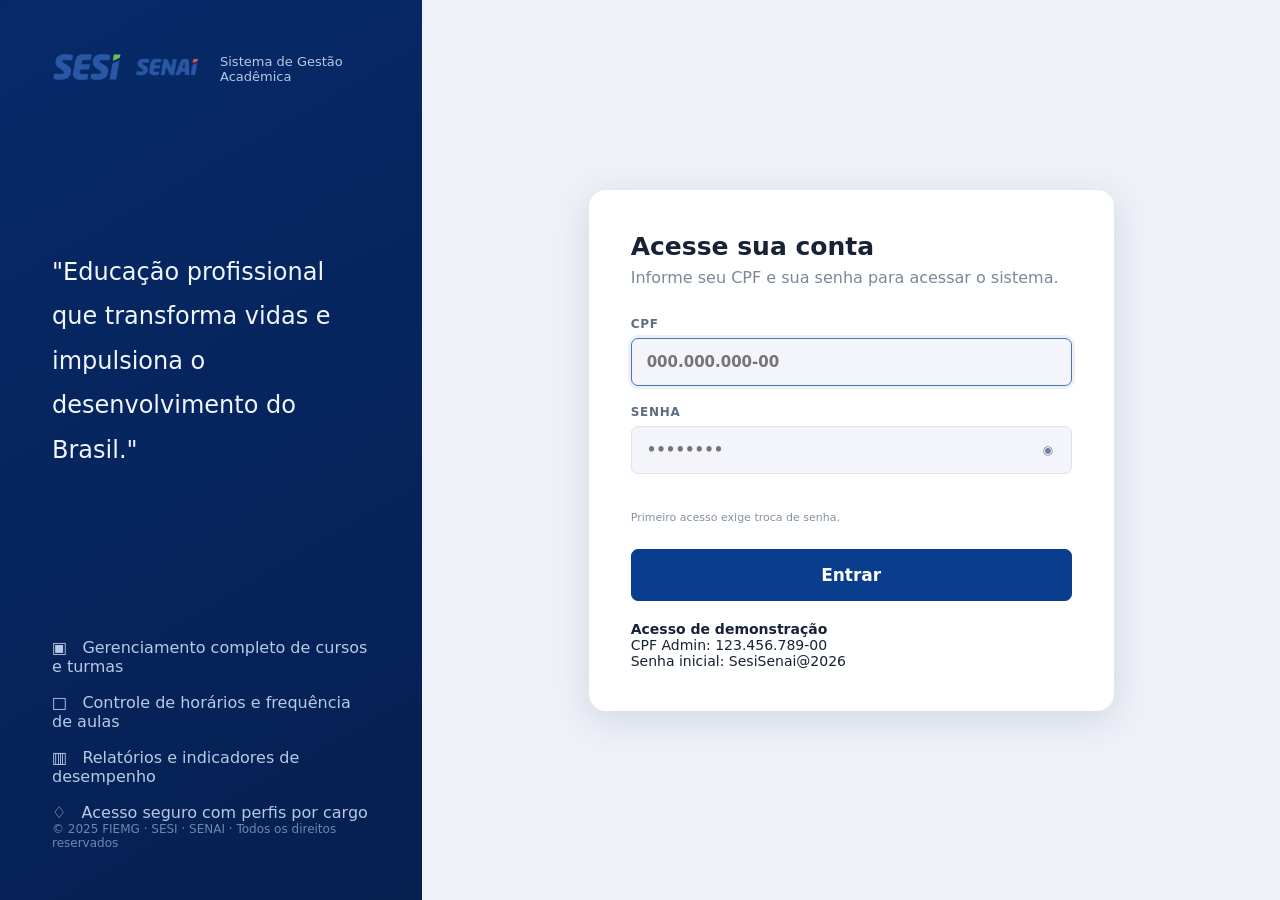
<file: index.html>
<!doctype html><html lang="pt-BR"><head><meta charset="utf-8"><meta name="viewport" content="width=device-width,initial-scale=1"><title>Acesso | Gestão Acadêmica</title><link rel="stylesheet" href="assets/css/style.css"></head><body><div id="app"></div><script src="assets/js/app.js"></script></body></html>
</file>
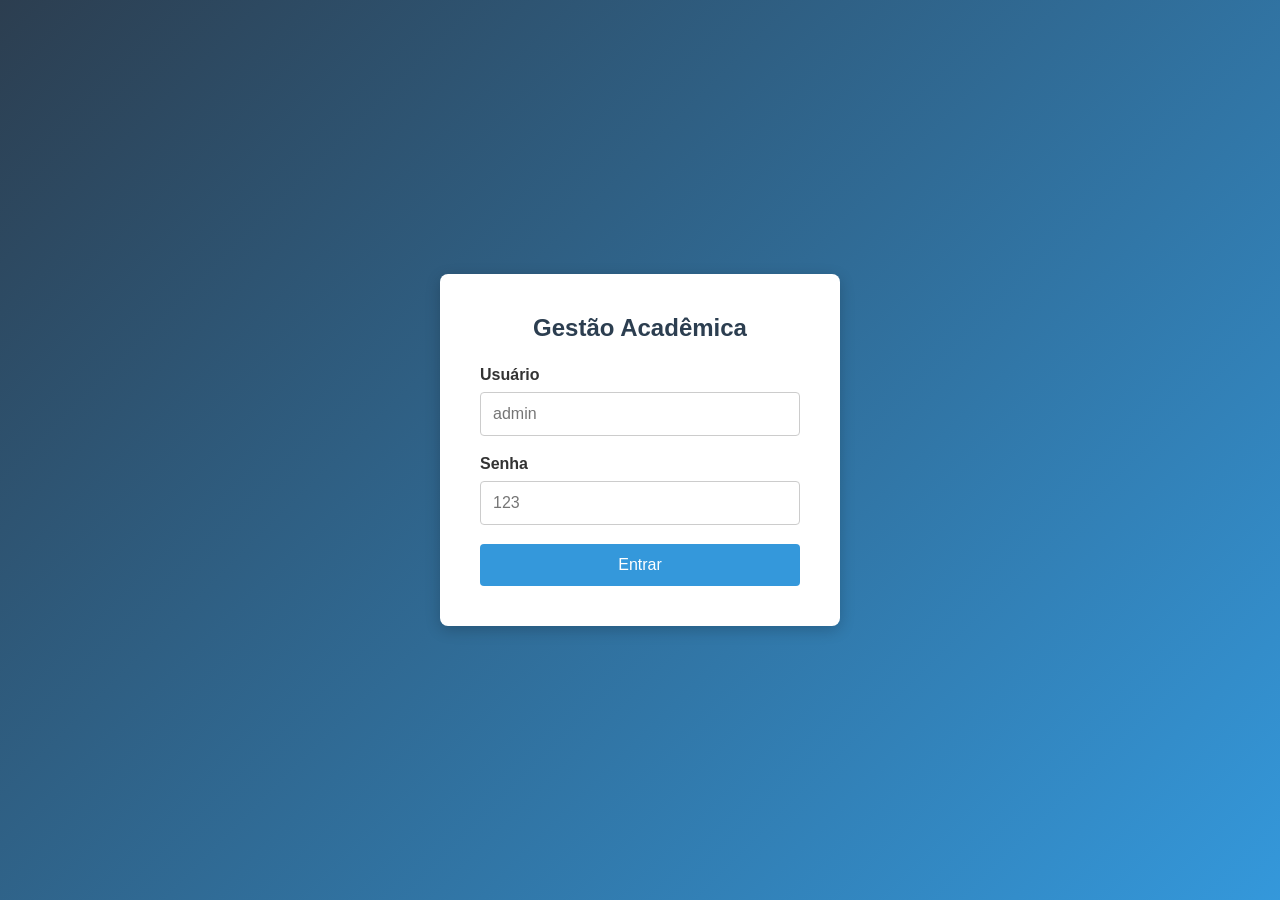
<file: sistema_de_gest_o_acad_mica_github_pages.html>
<!DOCTYPE html>
<html lang="pt-BR">
<head>
    <meta charset="UTF-8">
    <meta name="viewport" content="width=device-width, initial-scale=1.0">
    <title>Sistema de Gestão Acadêmica</title>
    <style>
        :root {
            --primary: #2c3e50;
            --secondary: #3498db;
            --accent: #e74c3c;
            --light: #ecf0f1;
            --dark: #34495e;
            --success: #2ecc71;
        }

        * {
            box-sizing: border-box;
            margin: 0;
            padding: 0;
            font-family: 'Segoe UI', Tahoma, Geneva, Verdana, sans-serif;
        }

        body {
            background-color: #f4f6f9;
            color: #333;
        }

        /* --- TELA DE LOGIN --- */
        .login-wrapper {
            display: flex;
            justify-content: center;
            align-items: center;
            min-height: 100vh;
            background: linear-gradient(135deg, var(--primary), var(--secondary));
        }

        .login-card {
            background: white;
            padding: 2.5rem;
            border-radius: 8px;
            box-shadow: 0 4px 15px rgba(0,0,0,0.2);
            width: 100%;
            max-width: 400px;
        }

        .login-card h2 {
            margin-bottom: 1.5rem;
            color: var(--primary);
            text-align: center;
        }

        .form-group {
            margin-bottom: 1.2rem;
        }

        .form-group label {
            display: block;
            margin-bottom: 0.5rem;
            font-weight: 600;
        }

        .form-group input, .form-group select {
            width: 100%;
            padding: 0.75rem;
            border: 1px solid #ccc;
            border-radius: 4px;
            font-size: 1rem;
        }

        .btn {
            background-color: var(--secondary);
            color: white;
            border: none;
            padding: 0.75rem 1.5rem;
            border-radius: 4px;
            cursor: pointer;
            font-size: 1rem;
            width: 100%;
            transition: background 0.3s;
        }

        .btn:hover {
            background-color: #2980b9;
        }

        .btn-danger {
            background-color: var(--accent);
            width: auto;
            padding: 0.4rem 0.8rem;
            font-size: 0.85rem;
        }

        .btn-danger:hover {
            background-color: #c0392b;
        }

        /* --- LAYOUT DO SISTEMA --- */
        .app-container {
            display: flex;
            min-height: 100vh;
        }

        .sidebar {
            width: 250px;
            background-color: var(--primary);
            color: white;
            padding: 1.5rem 1rem;
            flex-shrink: 0;
        }

        .sidebar h2 {
            font-size: 1.2rem;
            margin-bottom: 2rem;
            text-align: center;
            border-bottom: 1px solid var(--dark);
            padding-bottom: 1rem;
        }

        .sidebar nav ul {
            list-style: none;
        }

        .sidebar nav li {
            margin-bottom: 0.5rem;
        }

        .sidebar nav a {
            color: var(--light);
            text-decoration: none;
            display: block;
            padding: 0.75rem 1rem;
            border-radius: 4px;
            transition: background 0.2s;
        }

        .sidebar nav a:hover, .sidebar nav a.active {
            background-color: var(--secondary);
            color: white;
        }

        .main-content {
            flex-grow: 1;
            padding: 2rem;
            overflow-y: auto;
        }

        .header-bar {
            display: flex;
            justify-content: space-between;
            align-items: center;
            margin-bottom: 2rem;
            background: white;
            padding: 1rem 1.5rem;
            border-radius: 6px;
            box-shadow: 0 2px 4px rgba(0,0,0,0.05);
        }

        .cards-grid {
            display: grid;
            grid-template-columns: repeat(auto-fit, minmax(220px, 1fr));
            gap: 1.5rem;
            margin-bottom: 2rem;
        }

        .card {
            background: white;
            padding: 1.5rem;
            border-radius: 6px;
            box-shadow: 0 2px 4px rgba(0,0,0,0.05);
            border-left: 4px solid var(--secondary);
        }

        .card h3 {
            font-size: 0.9rem;
            color: #777;
            text-transform: uppercase;
            margin-bottom: 0.5rem;
        }

        .card .value {
            font-size: 1.8rem;
            font-weight: bold;
            color: var(--primary);
        }

        .content-block {
            background: white;
            padding: 1.5rem;
            border-radius: 6px;
            box-shadow: 0 2px 4px rgba(0,0,0,0.05);
            margin-bottom: 2rem;
        }

        .content-block h3 {
            margin-bottom: 1rem;
            color: var(--primary);
        }

        /* --- TABELAS --- */
        table {
            width: 100%;
            border-collapse: collapse;
            margin-top: 1rem;
        }

        table th, table td {
            padding: 0.75rem;
            text-align: left;
            border-bottom: 1px solid #ddd;
        }

        table th {
            background-color: #f8f9fa;
            color: var(--dark);
        }

        .hidden {
            display: none !important;
        }

        .alert-error {
            color: var(--accent);
            font-size: 0.9rem;
            margin-top: 0.5rem;
        }

        .inline-form {
            display: grid;
            grid-template-columns: repeat(auto-fit, minmax(180px, 1fr));
            gap: 1rem;
            align-items: end;
        }
    </style>
</head>
<body>

    <!-- TELA DE LOGIN -->
    <div id="screen-login" class="login-wrapper">
        <div class="login-card">
            <h2>Gestão Acadêmica</h2>
            <form id="form-login">
                <div class="form-group">
                    <label for="login-user">Usuário</label>
                    <input type="text" id="login-user" required placeholder="admin">
                </div>
                <div class="form-group">
                    <label for="login-pass">Senha</label>
                    <input type="password" id="login-pass" required placeholder="123">
                </div>
                <button type="submit" class="btn">Entrar</button>
                <div id="login-error" class="alert-error hidden">Usuário ou senha incorretos!</div>
            </form>
        </div>
    </div>

    <!-- PAINEL PRINCIPAL DO SISTEMA -->
    <div id="screen-app" class="app-container hidden">
        <!-- BARRA LATERAL / MENU -->
        <aside class="sidebar">
            <h2>SGA Painel</h2>
            <nav>
                <ul>
                    <li><a href="#" class="nav-link active" data-target="mod-dashboard">Dashboard</a></li>
                    <li><a href="#" class="nav-link" data-target="mod-instrutores">Instrutores</a></li>
                    <li><a href="#" class="nav-link" data-target="mod-salas">Salas</a></li>
                    <li><a href="#" class="nav-link" data-target="mod-horarios">Horários</a></li>
                    <li><a href="#" class="nav-link" data-target="mod-admins">Administradores</a></li>
                    <li><a href="#" class="nav-link" data-target="mod-relatorios">Relatórios</a></li>
                    <li><a href="#" class="nav-link" data-target="mod-senha">Alterar Senha</a></li>
                    <li><a href="#" id="btn-logout" style="color: var(--accent);">Sair</a></li>
                </ul>
            </nav>
        </aside>

        <!-- CONTEÚDO PRINCIPAL -->
        <main class="main-content">
            <header class="header-bar">
                <h1 id="page-title">Dashboard</h1>
                <div>Usuário: <strong id="logged-user-name">Admin</strong></div>
            </header>

            <!-- MÓDULO 1: DASHBOARD -->
            <section id="mod-dashboard" class="module-section">
                <div class="cards-grid">
                    <div class="card">
                        <h3>Total Instrutores</h3>
                        <div class="value" id="dash-count-instrutores">0</div>
                    </div>
                    <div class="card">
                        <h3>Total Salas</h3>
                        <div class="value" id="dash-count-salas">0</div>
                    </div>
                    <div class="card">
                        <h3>Horários Agendados</h3>
                        <div class="value" id="dash-count-horarios">0</div>
                    </div>
                </div>

                <div class="content-block">
                    <h3>Resumo de Atividades Gerais</h3>
                    <p>Bem-vindo ao Sistema de Gestão Acadêmica. Utilize o menu lateral para navegar entre os módulos cadastrais e relatórios.</p>
                </div>
            </section>

            <!-- MÓDULO 2: INSTRUTORES -->
            <section id="mod-instrutores" class="module-section hidden">
                <div class="content-block">
                    <h3>Cadastrar Instrutor</h3>
                    <form id="form-instrutor" class="inline-form">
                        <div class="form-group">
                            <label>Nome</label>
                            <input type="text" id="inst-nome" required>
                        </div>
                        <div class="form-group">
                            <label>E-mail</label>
                            <input type="email" id="inst-email" required>
                        </div>
                        <div class="form-group">
                            <label>Área / Disciplina</label>
                            <input type="text" id="inst-area" required>
                        </div>
                        <div class="form-group">
                            <button type="submit" class="btn">Salvar</button>
                        </div>
                    </form>
                </div>

                <div class="content-block">
                    <h3>Lista de Instrutores</h3>
                    <table>
                        <thead>
                            <tr>
                                <th>Nome</th>
                                <th>E-mail</th>
                                <th>Área</th>
                                <th>Ação</th>
                            </tr>
                        </thead>
                        <tbody id="tb-instrutores"></tbody>
                    </table>
                </div>
            </section>

            <!-- MÓDULO 3: SALAS -->
            <section id="mod-salas" class="module-section hidden">
                <div class="content-block">
                    <h3>Cadastrar Sala / Laboratório</h3>
                    <form id="form-sala" class="inline-form">
                        <div class="form-group">
                            <label>Nome da Sala</label>
                            <input type="text" id="sala-nome" placeholder="Ex: Lab 01" required>
                        </div>
                        <div class="form-group">
                            <label>Capacidade</label>
                            <input type="number" id="sala-capacidade" placeholder="Ex: 30" required>
                        </div>
                        <div class="form-group">
                            <label>Tipo</label>
                            <select id="sala-tipo">
                                <option>Laboratório</option>
                                <option>Sala de Aula</option>
                                <option>Auditório</option>
                            </select>
                        </div>
                        <div class="form-group">
                            <button type="submit" class="btn">Salvar</button>
                        </div>
                    </form>
                </div>

                <div class="content-block">
                    <h3>Salas Cadastradas</h3>
                    <table>
                        <thead>
                            <tr>
                                <th>Nome</th>
                                <th>Capacidade</th>
                                <th>Tipo</th>
                                <th>Ação</th>
                            </tr>
                        </thead>
                        <tbody id="tb-salas"></tbody>
                    </table>
                </div>
            </section>

            <!-- MÓDULO 4: HORÁRIOS -->
            <section id="mod-horarios" class="module-section hidden">
                <div class="content-block">
                    <h3>Agendar Horário</h3>
                    <form id="form-horario" class="inline-form">
                        <div class="form-group">
                            <label>Turma / Curso</label>
                            <input type="text" id="hor-turma" required>
                        </div>
                        <div class="form-group">
                            <label>Sala</label>
                            <select id="hor-sala" required></select>
                        </div>
                        <div class="form-group">
                            <label>Instrutor</label>
                            <select id="hor-instrutor" required></select>
                        </div>
                        <div class="form-group">
                            <label>Turno</label>
                            <select id="hor-turno">
                                <option>Manhã</option>
                                <option>Tarde</option>
                                <option>Noite</option>
                            </select>
                        </div>
                        <div class="form-group">
                            <button type="submit" class="btn">Agendar</button>
                        </div>
                    </form>
                </div>

                <div class="content-block">
                    <h3>Grade de Horários</h3>
                    <table>
                        <thead>
                            <tr>
                                <th>Turma</th>
                                <th>Sala</th>
                                <th>Instrutor</th>
                                <th>Turno</th>
                                <th>Ação</th>
                            </tr>
                        </thead>
                        <tbody id="tb-horarios"></tbody>
                    </table>
                </div>
            </section>

            <!-- MÓDULO 5: ADMINISTRADORES -->
            <section id="mod-admins" class="module-section hidden">
                <div class="content-block">
                    <h3>Novo Administrador</h3>
                    <form id="form-admin" class="inline-form">
                        <div class="form-group">
                            <label>Usuário</label>
                            <input type="text" id="adm-user" required>
                        </div>
                        <div class="form-group">
                            <label>Senha</label>
                            <input type="password" id="adm-pass" required>
                        </div>
                        <div class="form-group">
                            <button type="submit" class="btn">Cadastrar</button>
                        </div>
                    </form>
                </div>

                <div class="content-block">
                    <h3>Lista de Administradores</h3>
                    <table>
                        <thead>
                            <tr>
                                <th>Usuário</th>
                                <th>Perfil</th>
                                <th>Ação</th>
                            </tr>
                        </thead>
                        <tbody id="tb-admins"></tbody>
                    </table>
                </div>
            </section>

            <!-- MÓDULO 6: RELATÓRIOS -->
            <section id="mod-relatorios" class="module-section hidden">
                <div class="content-block">
                    <h3>Relatório de Alocação</h3>
                    <p>Visão detalhada das turmas, instrutores e salas associadas.</p>
                    <table style="margin-top:1.5rem;">
                        <thead>
                            <tr>
                                <th>Curso/Turma</th>
                                <th>Instrutor Resp.</th>
                                <th>Espaço Alocado</th>
                                <th>Turno</th>
                            </tr>
                        </thead>
                        <tbody id="tb-relatorios"></tbody>
                    </table>
                </div>
            </section>

            <!-- MÓDULO 7: ALTERAR SENHA -->
            <section id="mod-senha" class="module-section hidden">
                <div class="content-block" style="max-width: 400px;">
                    <h3>Alterar Senha do Usuário</h3>
                    <form id="form-alterar-senha">
                        <div class="form-group">
                            <label>Nova Senha</label>
                            <input type="password" id="nova-senha" required>
                        </div>
                        <button type="submit" class="btn">Atualizar Senha</button>
                    </form>
                </div>
            </section>
        </main>
    </div>

    <!-- SCRIPT DE LÓGICA DO SISTEMA -->
    <script>
        // --- 1. GERENCIAMENTO DE BANCO DE DADOS (LOCALSTORAGE) ---
        function initStorage() {
            if (!localStorage.getItem('sys_iniciado')) {
                localStorage.setItem('usuarios', JSON.stringify([
                    { id: 1, usuario: 'admin', senha: '123', perfil: 'Administrador' }
                ]));
                localStorage.setItem('instrutores', JSON.stringify([
                    { id: 1, nome: 'Carlos Silva', email: 'carlos@escola.com', area: 'Informática' }
                ]));
                localStorage.setItem('salas', JSON.stringify([
                    { id: 1, nome: 'Lab 01', capacidade: 30, tipo: 'Laboratório' }
                ]));
                localStorage.setItem('horarios', JSON.stringify([
                    { id: 1, turma: 'DEV-2026', sala: 'Lab 01', instrutor: 'Carlos Silva', turno: 'Manhã' }
                ]));
                localStorage.setItem('sys_iniciado', 'true');
            }
        }

        function getData(key) {
            return JSON.parse(localStorage.getItem(key)) || [];
        }

        function saveData(key, data) {
            localStorage.setItem(key, JSON.stringify(data));
        }

        function insertItem(key, item) {
            const data = getData(key);
            item.id = Date.now();
            data.push(item);
            saveData(key, data);
        }

        function removeItem(key, id) {
            let data = getData(key);
            data = data.filter(i => i.id !== Number(id));
            saveData(key, data);
        }

        // --- 2. CONTROLE DE AUTENTICAÇÃO ---
        const elLoginScreen = document.getElementById('screen-login');
        const elAppScreen = document.getElementById('screen-app');
        const elFormLogin = document.getElementById('form-login');
        const elLoginError = document.getElementById('login-error');

        elFormLogin.addEventListener('submit', (e) => {
            e.preventDefault();
            const u = document.getElementById('login-user').value;
            const p = document.getElementById('login-pass').value;

            const users = getData('usuarios');
            const found = users.find(item => item.usuario === u && item.senha === p);

            if (found) {
                localStorage.setItem('usuario_logado', JSON.stringify(found));
                elLoginError.classList.add('hidden');
                checkSession();
            } else {
                elLoginError.classList.remove('hidden');
            }
        });

        document.getElementById('btn-logout').addEventListener('click', (e) => {
            e.preventDefault();
            localStorage.removeItem('usuario_logado');
            checkSession();
        });

        function checkSession() {
            const user = JSON.parse(localStorage.getItem('usuario_logado'));
            if (user) {
                elLoginScreen.classList.add('hidden');
                elAppScreen.classList.remove('hidden');
                document.getElementById('logged-user-name').textContent = user.usuario;
                updateDashboard();
                renderAllTables();
            } else {
                elAppScreen.classList.add('hidden');
                elLoginScreen.classList.remove('hidden');
            }
        }

        // --- 3. NAUFRAGATIVIDADE E MÓDULOS ---
        const navLinks = document.querySelectorAll('.nav-link');
        const sections = document.querySelectorAll('.module-section');
        const pageTitle = document.getElementById('page-title');

        navLinks.forEach(link => {
            link.addEventListener('click', (e) => {
                e.preventDefault();
                const target = link.getAttribute('data-target');

                navLinks.forEach(l => l.classList.remove('active'));
                link.classList.add('active');

                sections.forEach(sec => {
                    if (sec.id === target) {
                        sec.classList.remove('hidden');
                        pageTitle.textContent = link.textContent;
                    } else {
                        sec.classList.add('hidden');
                    }
                });

                if(target === 'mod-horarios') updateDropdownsHorarios();
                if(target === 'mod-dashboard') updateDashboard();
            });
        });

        // --- 4. RENDERIZAÇÃO E FORMULÁRIOS DOS MÓDULOS ---

        function updateDashboard() {
            document.getElementById('dash-count-instrutores').textContent = getData('instrutores').length;
            document.getElementById('dash-count-salas').textContent = getData('salas').length;
            document.getElementById('dash-count-horarios').textContent = getData('horarios').length;
        }

        // Instrutores
        document.getElementById('form-instrutor').addEventListener('submit', function(e) {
            e.preventDefault();
            insertItem('instrutores', {
                nome: document.getElementById('inst-nome').value,
                email: document.getElementById('inst-email').value,
                area: document.getElementById('inst-area').value
            });
            this.reset();
            renderInstrutores();
        });

        function renderInstrutores() {
            const tbody = document.getElementById('tb-instrutores');
            tbody.innerHTML = '';
            getData('instrutores').forEach(item => {
                tbody.innerHTML += `
                    <tr>
                        <td>${item.nome}</td>
                        <td>${item.email}</td>
                        <td>${item.area}</td>
                        <td><button class="btn btn-danger" onclick="deleteAndRefresh('instrutores', ${item.id})">Excluir</button></td>
                    </tr>
                `;
            });
        }

        // Salas
        document.getElementById('form-sala').addEventListener('submit', function(e) {
            e.preventDefault();
            insertItem('salas', {
                nome: document.getElementById('sala-nome').value,
                capacidade: document.getElementById('sala-capacidade').value,
                tipo: document.getElementById('sala-tipo').value
            });
            this.reset();
            renderSalas();
        });

        function renderSalas() {
            const tbody = document.getElementById('tb-salas');
            tbody.innerHTML = '';
            getData('salas').forEach(item => {
                tbody.innerHTML += `
                    <tr>
                        <td>${item.nome}</td>
                        <td>${item.capacidade}</td>
                        <td>${item.tipo}</td>
                        <td><button class="btn btn-danger" onclick="deleteAndRefresh('salas', ${item.id})">Excluir</button></td>
                    </tr>
                `;
            });
        }

        // Horários
        function updateDropdownsHorarios() {
            const selSala = document.getElementById('hor-sala');
            const selInst = document.getElementById('hor-instrutor');

            selSala.innerHTML = '';
            selInst.innerHTML = '';

            getData('salas').forEach(s => {
                selSala.innerHTML += `<option value="${s.nome}">${s.nome}</option>`;
            });
            getData('instrutores').forEach(i => {
                selInst.innerHTML += `<option value="${i.nome}">${i.nome}</option>`;
            });
        }

        document.getElementById('form-horario').addEventListener('submit', function(e) {
            e.preventDefault();
            insertItem('horarios', {
                turma: document.getElementById('hor-turma').value,
                sala: document.getElementById('hor-sala').value,
                instrutor: document.getElementById('hor-instrutor').value,
                turno: document.getElementById('hor-turno').value
            });
            this.reset();
            renderHorarios();
        });

        function renderHorarios() {
            const tbody = document.getElementById('tb-horarios');
            const tbodyRel = document.getElementById('tb-relatorios');
            tbody.innerHTML = '';
            tbodyRel.innerHTML = '';

            getData('horarios').forEach(item => {
                const tr = `
                    <tr>
                        <td>${item.turma}</td>
                        <td>${item.sala}</td>
                        <td>${item.instrutor}</td>
                        <td>${item.turno}</td>
                        <td><button class="btn btn-danger" onclick="deleteAndRefresh('horarios', ${item.id})">Excluir</button></td>
                    </tr>
                `;
                tbody.innerHTML += tr;

                tbodyRel.innerHTML += `
                    <tr>
                        <td>${item.turma}</td>
                        <td>${item.instrutor}</td>
                        <td>${item.sala}</td>
                        <td>${item.turno}</td>
                    </tr>
                `;
            });
        }

        // Administradores
        document.getElementById('form-admin').addEventListener('submit', function(e) {
            e.preventDefault();
            insertItem('usuarios', {
                usuario: document.getElementById('adm-user').value,
                senha: document.getElementById('adm-pass').value,
                perfil: 'Administrador'
            });
            this.reset();
            renderAdmins();
        });

        function renderAdmins() {
            const tbody = document.getElementById('tb-admins');
            tbody.innerHTML = '';
            getData('usuarios').forEach(item => {
                tbody.innerHTML += `
                    <tr>
                        <td>${item.usuario}</td>
                        <td>${item.perfil}</td>
                        <td><button class="btn btn-danger" onclick="deleteAndRefresh('usuarios', ${item.id})">Excluir</button></td>
                    </tr>
                `;
            });
        }

        // Alterar Senha
        document.getElementById('form-alterar-senha').addEventListener('submit', function(e) {
            e.preventDefault();
            const novaSenha = document.getElementById('nova-senha').value;
            const currentUser = JSON.parse(localStorage.getItem('usuario_logado'));
            
            let users = getData('usuarios');
            users = users.map(u => {
                if(u.id === currentUser.id || u.usuario === currentUser.usuario) {
                    u.senha = novaSenha;
                }
                return u;
            });

            saveData('usuarios', users);
            alert('Senha alterada com sucesso!');
            this.reset();
        });

        // Função Global de Exclusão
        window.deleteAndRefresh = function(key, id) {
            removeItem(key, id);
            renderAllTables();
            updateDashboard();
        };

        function renderAllTables() {
            renderInstrutores();
            renderSalas();
            renderHorarios();
            renderAdmins();
        }

        // STARTUP
        initStorage();
        checkSession();
    </script>
</body>
</html>
</file>
<file: assets/css/style.css>
:root{
    --navy:#06265f;
    --navy2:#082d70;
    --blue:#0d3f91;
    --blue2:#174fa9;
    --bg:#eef1f8;
    --line:#e3e7ef;
    --text:#182235;
    --muted:#6f7b8f;
    --white:#fff;
    --orange:#f6a51b;
    --green:#18a86b;
    --purple:#8b18d9;
    --red:#e65353;
    --shadow:0 2px 8px rgba(24,39,75,.08)
}

*{box-sizing:border-box}

html,body{
    margin:0;
    min-height:100%;
    font-family:Inter,ui-sans-serif,system-ui,-apple-system,"Segoe UI",Arial,sans-serif;
    color:var(--text);
    background:var(--bg);
    font-size:14px
}

button,input,select,textarea{font:inherit}

.app{display:flex;min-height:100vh}

/* SIDEBAR */
.sidebar{
    position:fixed;
    top:0;
    left:0;
    bottom:0;
    width:320px;
    height:100vh;
    background:var(--navy);
    color:#cbd8ef;
    display:flex;
    flex-direction:column;
    z-index:100;
    overflow:hidden
}

.brand{
    height:91px;
    display:flex;
    align-items:center;
    gap:14px;
    padding:0 18px;
    border-bottom:1px solid rgba(255,255,255,.09);
    color:#fff;
    flex-shrink:0
}

.brand-logos{
    display:flex;
    align-items:center;
    justify-content:flex-start;
    gap:8px;
    flex:0 0 auto;
    width:132px;
}

.brand-logo{
    display:block;
    width:62px;
    height:30px;
    object-fit:contain;
    object-position:center;
    pointer-events:none
}

.brand-logo-sesi{width:61px}
.brand-logo-senai{width:65px}

.brand-copy{min-width:0;flex:1}
.brand b{display:block;font-size:17px;font-weight:700;letter-spacing:.3px}
.brand small{display:block;margin-top:3px;color:#8ea5ca;font-size:12px}


.sidebar-nav{
    width:100%;
    padding:10px 0 100px;
    overflow-y:auto;
    flex:1;
    min-height:0
}

.sidebar-nav a{
    display:flex;
    align-items:center;
    gap:15px;
    width:100%;
    box-sizing:border-box;
    padding:13px 22px;
    margin:0;
    color:#c4d2ea;
    text-decoration:none;
    font-size:16px;
    border-left:3px solid transparent;
    transition:background .15s ease,color .15s ease,border-color .15s ease
}

.sidebar-nav a:hover{background:rgba(255,255,255,.05);color:#fff}

.sidebar-nav a.active{
    background:#1a3978;
    color:#ffb11f;
    border-left-color:#f5a400
}

.sidebar-nav .nav-ico{
    width:20px;
    min-width:20px;
    text-align:center;
    font-size:18px
}

.nav-label{
    font-size:11px;
    letter-spacing:2px;
    color:#7892bd;
    margin:19px 22px 5px
}

/* LOGOUT — fixo e sempre visível no rodapé */
.sidebar .logout{
    position:absolute !important;
    left:0 !important;
    right:0 !important;
    bottom:0 !important;
    width:100% !important;
    height:64px !important;
    margin:0 !important;
    padding:0 22px !important;
    box-sizing:border-box !important;
    display:flex !important;
    align-items:center !important;
    gap:15px !important;
    background:var(--navy) !important;
    color:#c4d2ea !important;
    text-decoration:none;
    font-size:16px;
    border-top:1px solid rgba(255,255,255,.12);
    border-left:3px solid transparent;
    cursor:pointer;
    z-index:9999 !important;
    transition:background .15s ease,color .15s ease
}

.sidebar .logout:hover{background:#1a3978 !important;color:#fff !important}

.sidebar .logout .nav-ico{
    width:20px;
    min-width:20px;
    text-align:center;
    font-size:18px
}

/* MAIN */
.main{
    margin-left:320px;
    min-height:100vh;
    background:#f5f7fb
}

/* TOPBAR */
.topbar{
    height:72px;
    background:#fff;
    border-bottom:1px solid var(--line);
    display:flex;
    align-items:center;
    justify-content:space-between;
    padding:0 22px
}

.crumb{font-size:17px;font-weight:700}
.crumb .light{font-weight:500;color:#a5afbf}
.top-actions{display:flex;align-items:center;gap:18px}

.search-top{
    width:230px;
    height:43px;
    background:#f3f5fa;
    border:1px solid #dfe4ed;
    border-radius:9px;
    padding:0 15px;
    color:#78859a;
    outline:none
}

.user-chip{display:flex;align-items:center;gap:10px;font-weight:700}

.avatar{
    width:40px;
    height:40px;
    border-radius:50%;
    display:grid;
    place-items:center;
    background:#073d8e;
    color:#fff;
    font-weight:800
}

.role{font-size:11px;color:#6e7b90;font-weight:500}

/* PAGE HEAD */
.page-head{
    display:flex;
    align-items:flex-start;
    justify-content:space-between;
    padding:31px 32px 20px
}

.page-head h1{
    font-size:24px;
    line-height:1.1;
    margin:0 0 7px;
    letter-spacing:-.4px
}

.page-head p{margin:0;color:#7a8598;font-size:14px}
.page-head .btn{margin-top:3px}

/* STATS — reserva espaço para os ícones */
.stats{
    display:grid;
    grid-template-columns:repeat(4,minmax(0,1fr));
    gap:16px;
    padding:0 32px 24px
}

.stat{
    min-height:135px;
    background:#fff;
    border:1px solid var(--line);
    border-radius:15px;
    padding:19px 82px 19px 20px;
    box-shadow:var(--shadow);
    position:relative;
    overflow:hidden
}

.stat span{
    display:block;
    color:#5f6b7d;
    font-size:12px;
    font-weight:800;
    letter-spacing:1.4px;
    line-height:1.35;
    position:relative;
    z-index:2
}

.stat strong{
    display:block;
    font-size:31px;
    line-height:1;
    margin:13px 0 8px;
    position:relative;
    z-index:2
}

.stat small{
    display:block;
    color:#657186;
    font-size:12px;
    line-height:1.35;
    position:relative;
    z-index:2
}

.stat:nth-child(1)::after,
.stat:nth-child(2)::after,
.stat:nth-child(3)::after,
.stat:nth-child(4)::after{
    position:absolute;
    right:18px;
    top:18px;
    width:44px;
    height:44px;
    border-radius:10px;
    display:grid;
    place-items:center;
    color:#fff;
    font-size:21px;
    z-index:1
}

.stat:nth-child(1)::after{content:'▣';background:#2865e7}
.stat:nth-child(2)::after{content:'♙';background:#15a66a}
.stat:nth-child(3)::after{content:'▥';background:#f0a315}
.stat:nth-child(4)::after{content:'⌂';background:#9419d5}

/* GRID / PANELS */
.grid-2{
    display:grid;
    grid-template-columns:minmax(0,1.65fr) minmax(330px,.9fr);
    gap:20px;
    padding:0 32px
}

.panel{
    background:#fff;
    border:1px solid var(--line);
    border-radius:14px;
    box-shadow:var(--shadow);
    padding:20px;
    margin:0 32px 20px
}

.grid-2 .panel{margin:0}
.panel h2{font-size:16px;margin:0 0 13px}

.panel-head{
    display:flex;
    justify-content:space-between;
    align-items:center;
    margin-bottom:13px
}

.panel-head h2{margin:0}
.panel-head a{color:#536174;text-decoration:none;font-weight:600}

/* AGENDA */
.agenda-row{
    display:grid;
    grid-template-columns:82px 1fr auto;
    align-items:center;
    gap:15px;
    padding:16px 0;
    border-top:1px solid #edf0f4
}

.time{
    font-size:12px;
    font-weight:800;
    color:#0e397f;
    border-right:1px solid #e7ebf1;
    padding-right:15px
}

.time::first-line{font-size:11px}
.agenda-row b{font-size:15px}
.agenda-row p{margin:4px 0 0;color:#707c8e;font-size:13px}

/* TAGS */
.tag{
    background:#edf1f7;
    color:#47556a;
    border-radius:6px;
    padding:6px 10px;
    font-size:11px
}

/* QUICK ACCESS */
.quick{display:grid;grid-template-columns:repeat(3,1fr);gap:11px}

.quick a{
    background:#f4f6fb;
    border:1px solid #edf0f5;
    border-radius:12px;
    min-height:95px;
    padding:15px;
    text-decoration:none;
    color:#26354d;
    text-align:center
}

.quick a:first-letter{color:#174a99}
.quick b{display:block;margin-top:10px;font-size:12px}
.quick small{display:block;color:#7b8799;font-size:10px;margin-top:3px}

/* AVISOS */
.notice{margin-top:20px}
.notice-item{padding:13px 0;border-top:1px solid #edf0f4}
.notice-item b{font-size:13px}
.notice-item span{display:block;color:#748095;margin-top:4px;font-size:12px}

/* BUTTONS */
.btn{
    border:1px solid #d6dce7;
    background:#fff;
    color:#24324a;
    padding:9px 14px;
    border-radius:7px;
    cursor:pointer;
    font-weight:700;
    text-decoration:none;
    display:inline-flex;
    align-items:center;
    justify-content:center;
    gap:7px
}

.btn:hover{filter:brightness(.98)}
.btn.primary{background:#0b3d8e;border-color:#0b3d8e;color:#fff}
.btn.light{background:#f7f8fb}
.btn.small{padding:6px 9px;font-size:11px}
.full{width:100%}

/* TABS */
.tabs{display:flex;gap:7px;padding:0 32px 15px}
.tabs a,.tabs button{
    padding:8px 13px;
    border:1px solid transparent;
    background:transparent;
    color:#69768a;
    text-decoration:none;
    border-radius:7px;
    cursor:pointer
}
.tabs .selected{background:#e4ecfb;color:#104794;font-weight:800}

/* TABLE */
.table-wrap{overflow:auto}
table{
    width:100%;
    border-collapse:separate;
    border-spacing:0;
    min-width:780px
}
th{
    text-align:left;
    color:#7a8598;
    font-size:10px;
    letter-spacing:.7px;
    padding:11px 9px;
    border-bottom:1px solid #e0e5ed
}
td{
    padding:13px 9px;
    border-bottom:1px solid #eef1f5;
    color:#465368;
    font-size:12px
}
tr:last-child td{border-bottom:0}

/* STATUS */
.status{
    display:inline-block;
    padding:5px 9px;
    border-radius:12px;
    font-size:10px;
    font-weight:800;
    background:#edf0f4
}

.status.green,.status.aprovado,.status.disponivel{background:#dcf6ea;color:#087b4b}
.status.pendente,.status.aguardando,.status.reservada{background:#fff1ce;color:#9b6a00}
.status.cancelado,.status.danger,.status.manutencao{background:#fee5e5;color:#b63d3d}

/* ICONS / ACTIONS */
.inline{display:inline}
.icon{border:0;background:transparent;cursor:pointer;padding:5px;color:#18529d}
.danger-text{color:#c33d3d}

/* SUMMARY */
.summary-strip{
    display:grid;
    grid-template-columns:repeat(3,1fr);
    gap:14px;
    margin:0 32px 20px
}
.summary-strip div{
    background:#fff;
    border:1px solid var(--line);
    border-radius:12px;
    padding:16px 18px
}
.summary-strip b{font-size:24px;display:block}
.summary-strip span{color:#78849a;font-size:11px}

/* FORMS */
.form-grid{display:grid;grid-template-columns:1fr 1fr;gap:12px}

label{
    display:block;
    font-size:10px;
    font-weight:800;
    color:#5f6c80;
    margin-bottom:13px;
    letter-spacing:.7px
}

input,select,textarea{
    display:block;
    width:100%;
    margin-top:7px;
    border:1px solid #dce1ea;
    border-radius:7px;
    padding:11px 12px;
    background:#f7f8fc;
    color:#25334a;
    outline:none
}

input:focus,select:focus,textarea:focus{
    border-color:#4775b8;
    box-shadow:0 0 0 3px #4775b81a
}

textarea{min-height:80px;resize:vertical}

/* FILTERS */
.filters{
    display:grid;
    grid-template-columns:repeat(5,1fr);
    gap:11px;
    align-items:end
}
.filters .btn{margin-bottom:13px}

/* CARDS */
.cards-grid{display:grid;grid-template-columns:repeat(3,1fr);gap:13px}

.entity-card{
    border:1px solid #e2e7ef;
    border-radius:11px;
    padding:16px;
    position:relative;
    min-height:150px
}

.entity-card>b{font-size:10px;color:#1550a0}
.entity-card h3{margin:8px 0;font-size:15px}
.entity-card p{color:#778399;min-height:30px;font-size:12px}
.card-actions{position:absolute;right:9px;bottom:9px}

/* MODAL */
.modal{
    display:none;
    position:fixed;
    inset:0;
    background:rgba(6,24,53,.52);
    backdrop-filter:blur(3px);
    z-index:20;
    align-items:center;
    justify-content:center;
    padding:20px
}
.modal.show{display:flex}

.modal-box{
    background:#fff;
    width:min(560px,100%);
    max-height:90vh;
    overflow:auto;
    border-radius:12px;
    padding:24px;
    position:relative;
    box-shadow:0 20px 70px rgba(0,0,0,.28)
}
.modal-box h2{margin-top:0}
.modal-close{
    position:absolute;
    right:13px;
    top:9px;
    border:0;
    background:none;
    font-size:25px;
    color:#68758a;
    cursor:pointer
}

/* ROOMS */
.rooms{
    display:grid;
    grid-template-columns:1fr 1fr;
    gap:15px;
    padding:0 32px
}

.room-card{
    background:#fff;
    border:1px solid var(--line);
    border-radius:12px;
    padding:17px;
    display:flex;
    gap:15px;
    box-shadow:var(--shadow)
}

.room-icon{
    width:40px;
    height:40px;
    background:#eaf0fb;
    color:#1550a0;
    border-radius:9px;
    display:grid;
    place-items:center;
    flex:none
}

.room-body{flex:1}
.room-title{display:flex;justify-content:space-between;align-items:center;gap:10px}
.room-title h3{margin:0;font-size:15px}
.room-body p{color:#667287;font-size:12px}

/* REPORTS */
.report-grid{
    display:grid;
    grid-template-columns:repeat(4,1fr);
    gap:14px;
    padding:0 32px 20px
}

.report-card{
    background:#fff;
    border:1px solid var(--line);
    border-radius:12px;
    padding:18px;
    text-decoration:none;
    color:#172033;
    box-shadow:var(--shadow)
}

.report-card span{font-size:23px;color:#1550a0;display:block;margin-bottom:12px}
.report-card b,.report-card small{display:block}
.report-card small{color:#778399;margin-top:5px;font-size:11px}

/* BARS */
.bar-row{margin:15px 0}
.bar-row>div:first-child{display:flex;justify-content:space-between}
.bar{height:8px;background:#e9edf3;border-radius:8px;margin-top:7px;overflow:hidden}
.bar i{display:block;height:100%;background:#1453a4}

/* CALENDAR */
.calendar-list>div{
    display:grid;
    grid-template-columns:100px 1fr;
    gap:10px;
    padding:13px 0;
    border-bottom:1px solid #edf0f4
}
.calendar-list span{color:#1550a0;font-weight:700}
.calendar-list small{grid-column:2;color:#778399}

/* ALERTS */
.alert{margin:0 32px 14px;padding:11px 13px;border-radius:8px}
.alert.success{background:#e2f7ed;color:#167347}
.alert.danger{background:#fde9e9;color:#a9342e}

/* TOOLBAR */
.toolbar{margin-bottom:15px}

/* LOGIN */
.login-page{
    min-height:100vh;
    display:grid;
    grid-template-columns:33% 67%;
    background:#eef1f8
}

.login-brand{
    background:linear-gradient(150deg,#062a69,#071f51);
    color:#fff;
    padding:50px 52px;
    display:flex;
    flex-direction:column;
    justify-content:space-between;
    min-height:100vh
}

.login-brand .brand{height:auto;padding:0;border:0}
.login-brand h1{display:none}

.login-quote{
    font-size:24px;
    line-height:1.85;
    max-width:480px;
    color:#f1f5fd;
    margin:auto 0
}

.login-features{
    display:flex;
    flex-direction:column;
    gap:17px;
    margin:0;
    color:#b9c9e5;
    font-size:16px
}

.login-features span{display:flex;align-items:center;gap:14px}
.login-features span::first-letter{color:#ffad1b}
.login-footer{font-size:12px;color:#7086ad}

.login-card{
    display:flex;
    align-items:center;
    justify-content:center;
    padding:50px
}

.card-inner{
    width:525px;
    background:#fff;
    padding:42px;
    border-radius:17px;
    box-shadow:0 8px 35px rgba(16,38,74,.13)
}

.card-inner h2{margin:0 0 7px;font-size:25px}
.card-inner>.muted{font-size:16px;margin:0 0 30px}


.login-card label{font-size:12px;margin-bottom:19px}
.login-card input{height:48px;background:#f4f5fa;font-size:15px;padding-left:15px}

.password{position:relative}
.password input{padding-right:45px}

.eye{
    position:absolute;
    right:6px;
    top:6px;
    height:36px;
    width:36px;
    border:0;
    background:transparent;
    color:#748198
}

.row-between{
    display:flex;
    justify-content:space-between;
    align-items:center;
    font-size:15px;
    margin:4px 0 25px
}

.row-between a{color:#083b87;text-decoration:none;font-weight:600}

.check{
    display:flex;
    align-items:center;
    font-weight:400!important;
    margin:0!important;
    letter-spacing:0!important
}

.check input{
    width:18px!important;
    height:18px!important;
    margin:0 9px 0 0!important;
    padding:0!important
}

.login-card .btn.primary{height:52px;font-size:17px}

.login-card .btn.light{
    height:55px;
    border:2px dashed #17437f;
    color:#0b3675;
    background:#f5f7fb;
    font-size:16px;
    margin-top:20px
}

.or{display:flex;align-items:center;gap:12px;color:#a1a8b5;margin:26px 0 0}
.or::before,.or::after{content:'';height:1px;background:#e5e7ec;flex:1}
.hint{font-size:11px;color:#8490a3;text-align:center;margin-top:18px}
.help-mail{text-align:center;color:#8a96aa;font-size:12px;margin-top:20px}
.help-mail b{color:#0c3d89}
.muted{color:#7b8799}

.detail-list p{padding:10px;border-bottom:1px solid #edf0f4}
.detail-list b{color:#4d5b70}

/* RESPONSIVIDADE */
@media(max-width:1200px){
    .sidebar{width:250px}
    .main{margin-left:250px;width:calc(100% - 250px)}
    .stats{grid-template-columns:1fr 1fr}
    .report-grid{grid-template-columns:1fr 1fr}
    .filters{grid-template-columns:1fr 1fr}
    .login-page{grid-template-columns:1fr}
    .login-brand{display:none}
    .login-card{min-height:100vh}
}

@media(max-width:800px){
    .sidebar{
        position:relative;
        width:100%;
        height:auto;
        min-height:auto;
        overflow:visible
    }

    .app{display:block}

    .main{margin-left:0;width:100%}

    .sidebar nav{margin-top:8px}

    .sidebar .logout{
        position:relative !important;
        left:auto !important;
        right:auto !important;
        bottom:auto !important;
        width:100% !important;
        margin-top:8px !important;
    }

    .grid-2{grid-template-columns:1fr}
    .stats,.summary-strip,.report-grid{grid-template-columns:1fr}
    .rooms,.cards-grid{grid-template-columns:1fr}

    .page-head{padding:22px 18px 17px}

    .panel,.rooms{margin-left:18px;margin-right:18px}

    .stats,.grid-2{padding-left:18px;padding-right:18px}
    .tabs{padding-left:18px}

    .filters,.form-grid{grid-template-columns:1fr}

    .topbar{height:auto;min-height:65px}
    .search-top{display:none}

    .login-card{padding:20px}
    .card-inner{width:100%;padding:28px}
}

/* AJUSTES FINAIS DA MARCA */
.login-brand>.brand{
    height:auto;
    padding:0;
    border:0;
    background:transparent
}

.login-brand>.brand{
    display:flex;
    align-items:center;
    gap:18px;
}
.login-brand>.brand .brand-logos{
    width:150px;
    gap:10px;
}
.login-brand>.brand .brand-logo{
    width:70px;
    height:34px;
}
.login-brand>.brand small{font-size:13px;color:#b9c9e5}
.login-quote::first-letter{color:#fff}

/* AJUSTE RESPONSIVO DOS CARDS */
@media(max-width:1450px) and (min-width:1201px){
    .stat{padding-right:74px}
    .stat span{font-size:11px;letter-spacing:1px}
}

@media(max-width:1100px) and (min-width:801px){
    .stat{padding-right:82px}
    .stat span{font-size:11px;letter-spacing:.8px}
}

/* EDITOR DE AULAS */
.modal-actions{
    display:flex;
    justify-content:flex-end;
    gap:10px;
    margin-top:6px;
}

.flash-fixed{
    position:fixed;
    top:88px;
    right:24px;
    z-index:10000;
    margin:0;
    min-width:280px;
    max-width:420px;
    box-shadow:0 8px 25px rgba(24,39,75,.16);
    transition:opacity .35s ease, transform .35s ease;
}

.flash-fixed.hide{
    opacity:0;
    transform:translateY(-8px);
}

.person{
    display:flex;
    align-items:center;
    gap:10px;
}

.person-avatar{
    width:36px;
    height:36px;
    min-width:36px;
    border-radius:50%;
    display:grid;
    place-items:center;
    background:#073d8e;
    color:#fff;
    font-size:12px;
    font-weight:800;
    line-height:1;
}

@media(max-width:800px){
    .flash-fixed{
        left:18px;
        right:18px;
        top:75px;
        min-width:0;
        max-width:none;
    }

}

/* CALENDÁRIO ACADÊMICO — consulta para todos os perfis */
.calendar-panel{margin-top:20px}
.calendar-heading{align-items:center;gap:20px}
.calendar-heading h2{margin-bottom:4px}
.calendar-heading p{margin:0}
.calendar-nav{display:flex;align-items:center;gap:10px;white-space:nowrap}
.calendar-nav .btn{min-width:38px;height:38px;padding:6px 10px}
.calendar-nav strong{min-width:150px;text-align:center;color:#17345f}
.calendar-grid{
    display:grid;
    grid-template-columns:repeat(7,minmax(0,1fr));
    border-top:1px solid var(--line);
    border-left:1px solid var(--line);
    overflow:hidden;
    border-radius:10px 10px 0 0
}
.calendar-weekday{
    background:#f5f7fb;
    color:#60718b;
    font-size:11px;
    font-weight:800;
    letter-spacing:.7px;
    text-align:center;
    padding:11px 5px;
    border-right:1px solid var(--line);
    border-bottom:1px solid var(--line)
}
.calendar-day{
    min-height:128px;
    padding:8px;
    background:#fff;
    border-right:1px solid var(--line);
    border-bottom:1px solid var(--line);
    overflow:hidden
}
.calendar-day.empty{background:#fafbfe}
.calendar-day.today{background:#f7faff}
.calendar-date{
    width:27px;
    height:27px;
    display:grid;
    place-items:center;
    border-radius:50%;
    color:#53647c;
    font-weight:800;
    font-size:12px;
    margin-bottom:5px
}
.calendar-day.today .calendar-date{background:#0d3f91;color:#fff}
.calendar-events{display:flex;flex-direction:column;gap:4px}
.calendar-event{
    display:block;
    border-radius:6px;
    padding:5px 6px;
    text-decoration:none;
    overflow:hidden;
    line-height:1.2
}
.calendar-event b,.calendar-event small{display:block;overflow:hidden;text-overflow:ellipsis;white-space:nowrap}
.calendar-event b{font-size:10px}
.calendar-event small{font-size:9px;margin-top:2px;opacity:.78}
.calendar-event.class{background:#eaf1ff;color:#174a99}
.calendar-event.room{background:#fff3dc;color:#925b00}
.calendar-event.academic{background:#e9f8f0;color:#16734b}
.calendar-event.movement{background:#f2eaff;color:#6b25a5}
.calendar-more{font-size:9px;color:#718096;padding:2px 5px}
.calendar-legend{display:flex;flex-wrap:wrap;gap:15px;margin-top:13px;color:#6d788b;font-size:11px}
.calendar-legend span{display:inline-flex;align-items:center;gap:6px}
.legend-dot{width:9px;height:9px;border-radius:50%;display:inline-block}
.legend-dot.class{background:#174a99}
.legend-dot.room{background:#d28a0a}
.legend-dot.academic{background:#1b9a62}
.legend-dot.movement{background:#7b35b8}

@media(max-width:900px){
    .calendar-day{min-height:105px;padding:6px}
    .calendar-event small{display:none}
    .calendar-heading{align-items:flex-start;flex-direction:column}
    .calendar-nav{width:100%;justify-content:space-between}
}

@media(max-width:600px){
    .calendar-grid{min-width:650px}
    .calendar-panel{overflow-x:auto}
    .calendar-panel>*{min-width:650px}
}

/* Oculta o menu de navegação quando a tela/container de login está ativa */
body.login-active nav,
body.login-active .navbar,
body.login-active .sidebar {
  display: none !important;
}
/* =========================================================
   ESCONDER MENU NA TELA DE LOGIN / ALTERAÇÃO DE SENHA
   ========================================================= */

/* Quando a página contém a tela de login, esconde a navegação */
body:has(.login-page) .sidebar,
body:has(.login-page) .topbar,
body:has(.login-page) nav,
body:has(.login-page) .navbar {
    display: none !important;
}

/* A tela de login deve ocupar toda a largura */
body:has(.login-page) .main {
    margin-left: 0 !important;
    width: 100% !important;
}

/* Mantém a tela de login ocupando toda a tela */
body:has(.login-page) .login-page {
    min-height: 100vh;
    width: 100%;
}
</file>
